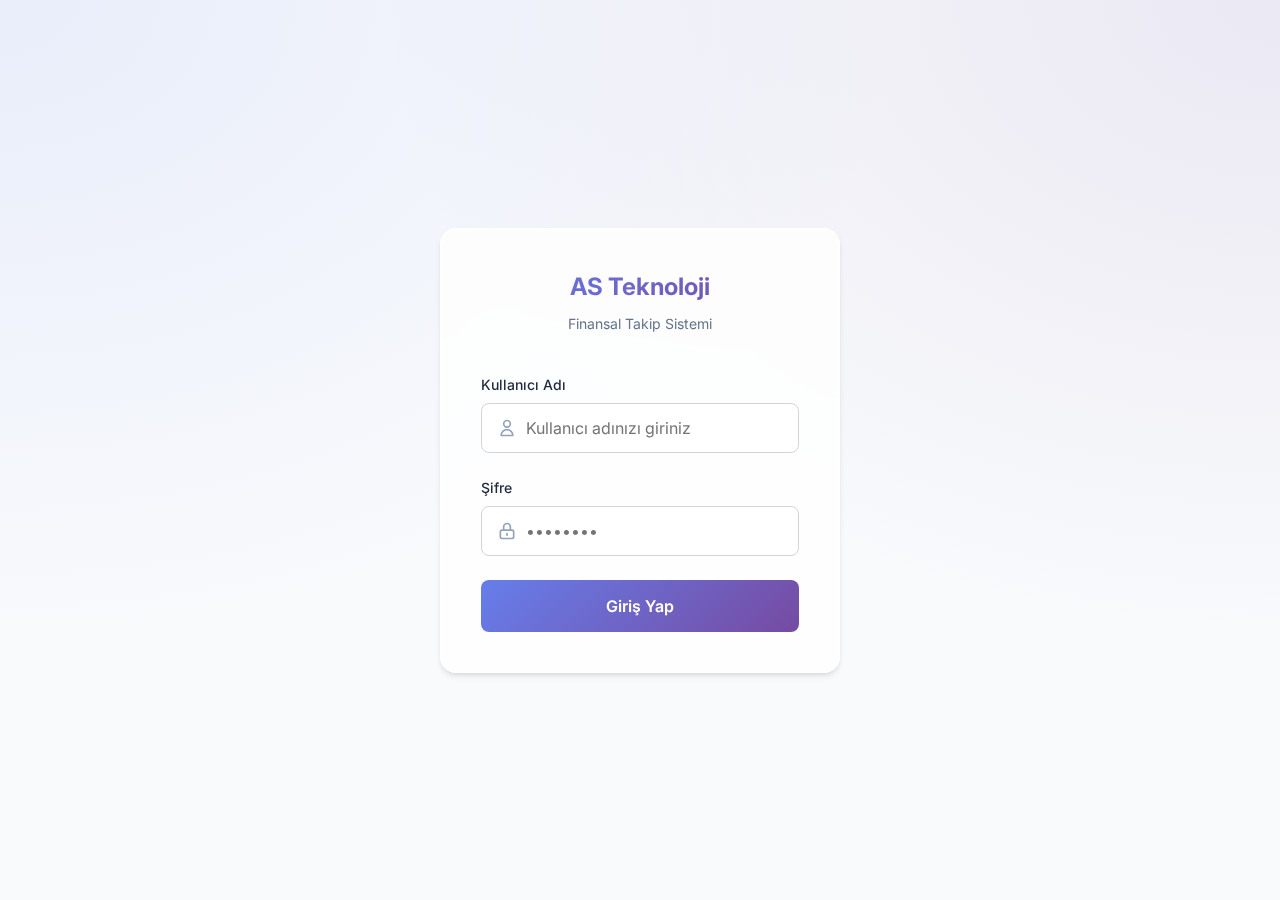
<file: as-teknoloji-takip/index.html>
<!DOCTYPE html>
<html lang="tr">
<head>
    <meta charset="UTF-8">
    <meta name="viewport" content="width=device-width, initial-scale=1.0">
    <title>Giriş - AS Teknoloji Finansal Takip</title>
    <link rel="stylesheet" href="css/reset.css">
    <link rel="stylesheet" href="css/variables.css">
    <link rel="stylesheet" href="css/auth.css">
    <link href="https://fonts.googleapis.com/css2?family=Inter:wght@400;500;600;700&display=swap" rel="stylesheet">
    <style>
        body { font-family: 'Inter', sans-serif; }
    </style>
</head>
<body>
    <div class="login-container">
        <div class="login-header">
            <!-- Optional: Insert Logo SVG here -->
            <h1>AS Teknoloji</h1>
            <p>Finansal Takip Sistemi</p>
        </div>
        
        <form id="loginForm">
            <div class="form-group">
                <label for="username">Kullanıcı Adı</label>
                <div class="input-wrapper">
                    <svg class="input-icon" fill="none" stroke="currentColor" viewBox="0 0 24 24">
                        <path stroke-linecap="round" stroke-linejoin="round" stroke-width="2" d="M16 7a4 4 0 11-8 0 4 4 0 018 0zM12 14a7 7 0 00-7 7h14a7 7 0 00-7-7z"></path>
                    </svg>
                    <input type="text" id="username" placeholder="Kullanıcı adınızı giriniz" autocomplete="username">
                </div>
            </div>
            
            <div class="form-group">
                <label for="password">Şifre</label>
                <div class="input-wrapper">
                    <svg class="input-icon" fill="none" stroke="currentColor" viewBox="0 0 24 24">
                        <path stroke-linecap="round" stroke-linejoin="round" stroke-width="2" d="M12 15v2m-6 4h12a2 2 0 002-2v-6a2 2 0 00-2-2H6a2 2 0 00-2 2v6a2 2 0 002 2zm10-10V7a4 4 0 00-8 0v4h8z"></path>
                    </svg>
                    <input type="password" id="password" placeholder="••••••••" autocomplete="current-password">
                </div>
            </div>

            <button type="submit" class="btn-primary">
                <span class="btn-text">Giriş Yap</span>
            </button>
            <div class="error-message" id="errorMessage"></div>
        </form>
    </div>

    <script type="module" src="js/auth.js"></script>
</body>
</html>
</file>
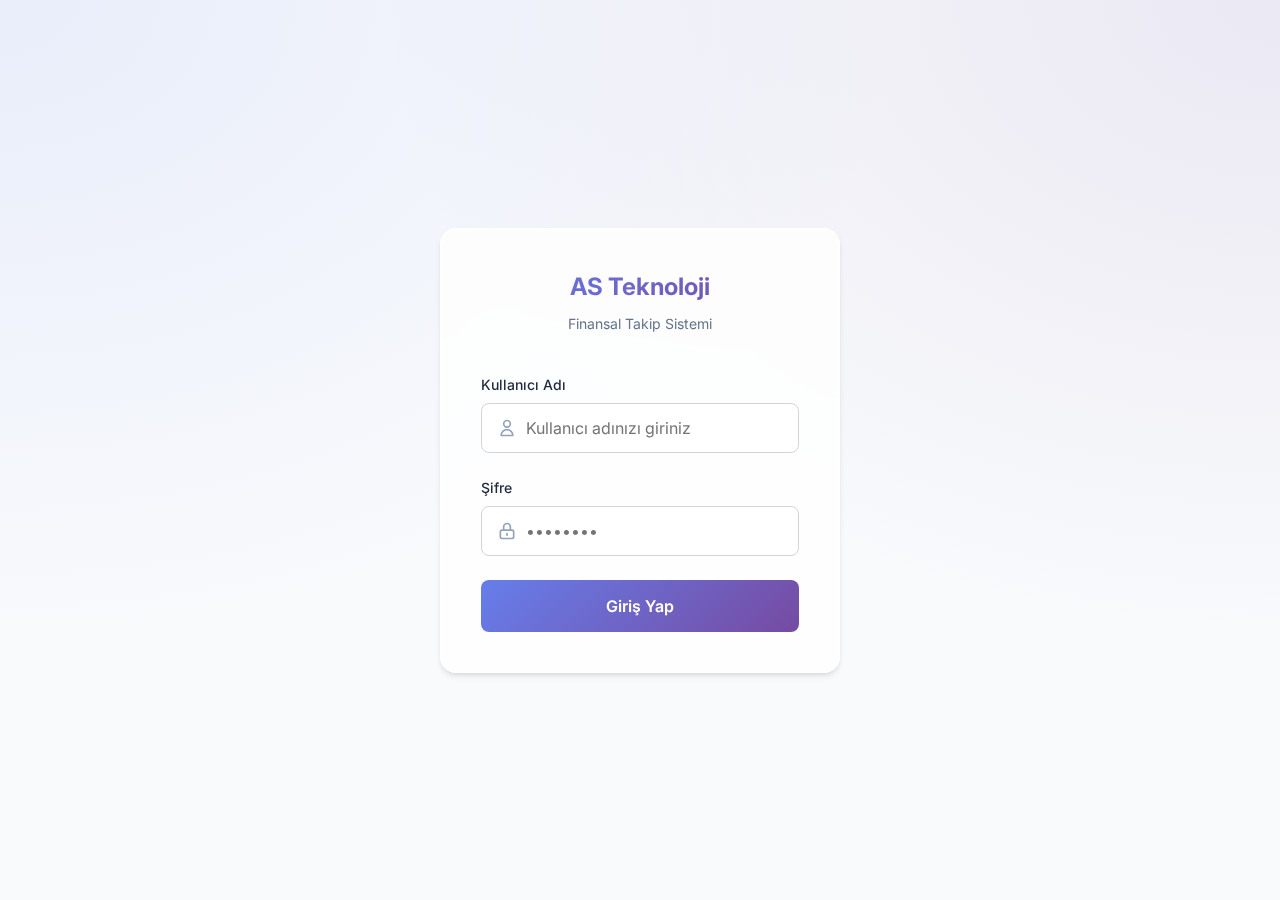
<file: as-teknoloji-takip/dashboard.html>
<!DOCTYPE html>
<html lang="tr">

<head>
    <meta charset="UTF-8">
    <meta name="viewport" content="width=device-width, initial-scale=1.0">
    <title>Dashboard - AS Teknoloji</title>
    <link rel="stylesheet" href="css/reset.css">
    <link rel="stylesheet" href="css/variables.css">
    <link rel="stylesheet" href="css/components.css">
    <link rel="stylesheet" href="css/dashboard.css">
    <link rel="stylesheet" href="css/responsive.css">
    <link
        href="https://fonts.googleapis.com/css2?family=Inter:wght@400;500;600;700&family=JetBrains+Mono:wght@400;500&display=swap"
        rel="stylesheet">
</head>

<body>
    <div class="dashboard-container">
        <!-- Header -->
        <header class="dashboard-header">
            <div class="header-left">
                <div class="logo">
                    <svg width="24" height="24" viewBox="0 0 24 24" fill="none" stroke="currentColor" stroke-width="2">
                        <path d="M12 2L2 7l10 5 10-5-10-5zM2 17l10 5 10-5M2 12l10 5 10-5" />
                    </svg>
                    <span>AS Teknoloji</span>
                </div>
                <nav class="breadcrumb">
                    <span>Dashboard</span> / <span class="active">Ocak 2026</span>
                </nav>
            </div>

            <div class="header-center">
                <div class="currency-ticker">
                    <div class="ticker-item">
                        <span class="currency-label">USD</span>
                        <span class="currency-value currency-value-usd">...</span>
                    </div>
                    <div class="ticker-item">
                        <span class="currency-label">EUR</span>
                        <span class="currency-value currency-value-eur">...</span>
                    </div>
                    <div class="ticker-item">
                        <span class="currency-label">GBP</span>
                        <span class="currency-value currency-value-gbp">...</span>
                    </div>
                </div>
            </div>

            <div class="header-right">
                <button class="theme-toggle" title="Tema Değiştir">
                    <svg width="20" height="20" fill="none" stroke="currentColor" viewBox="0 0 24 24">
                        <path stroke-linecap="round" stroke-linejoin="round" stroke-width="2"
                            d="M20.354 15.354A9 9 0 018.646 3.646 9.003 9.003 0 0012 21a9.003 9.003 0 008.354-5.646z">
                        </path>
                    </svg>
                </button>
                <button class="btn-secondary" id="logoutBtn">Çıkış</button>
            </div>
        </header>

        <!-- Stats Grid -->
        <div class="stats-grid">
            <div class="stat-card">
                <div class="stat-icon error">
                    <svg width="24" height="24" fill="none" stroke="currentColor" viewBox="0 0 24 24">
                        <path stroke-linecap="round" stroke-linejoin="round" stroke-width="2"
                            d="M12 8c-1.657 0-3 .895-3 2s1.343 2 3 2 3 .895 3 2-1.343 2-3 2m0-8c1.11 0 2.08.402 2.599 1M12 8V7m0 1v8m0 0v1m0-1c-1.11 0-2.08-.402-2.599-1M21 12a9 9 0 11-18 0 9 9 0 0118 0z">
                        </path>
                    </svg>
                </div>
                <div class="stat-content">
                    <p class="stat-label">Toplam Borç (EUR)</p>
                    <h3 class="stat-value stat-value-total">...</h3>
                </div>
            </div>

            <div class="stat-card">
                <div class="stat-icon success">
                    <svg width="24" height="24" fill="none" stroke="currentColor" viewBox="0 0 24 24">
                        <path stroke-linecap="round" stroke-linejoin="round" stroke-width="2"
                            d="M9 12l2 2 4-4m6 2a9 9 0 11-18 0 9 9 0 0118 0z"></path>
                    </svg>
                </div>
                <div class="stat-content">
                    <p class="stat-label">Ödenen (EUR)</p>
                    <h3 class="stat-value stat-value-paid">...</h3>
                </div>
            </div>

            <div class="stat-card">
                <div class="stat-icon warning">
                    <svg width="24" height="24" fill="none" stroke="currentColor" viewBox="0 0 24 24">
                        <path stroke-linecap="round" stroke-linejoin="round" stroke-width="2"
                            d="M12 8v4l3 3m6-3a9 9 0 11-18 0 9 9 0 0118 0z"></path>
                    </svg>
                </div>
                <div class="stat-content">
                    <p class="stat-label">Kalan Borç (EUR)</p>
                    <h3 class="stat-value stat-value-remaining">...</h3>
                </div>
            </div>

            <div class="stat-card">
                <div class="stat-icon info">
                    <svg width="24" height="24" fill="none" stroke="currentColor" viewBox="0 0 24 24">
                        <path stroke-linecap="round" stroke-linejoin="round" stroke-width="2"
                            d="M9 12h6m-6 4h6m2 5H7a2 2 0 01-2-2V5a2 2 0 012-2h5.586a1 1 0 01.707.293l5.414 5.414a1 1 0 01.293.707V19a2 2 0 01-2 2z">
                        </path>
                    </svg>
                </div>
                <div class="stat-content">
                    <p class="stat-label">Faturasız İşlem</p>
                    <h3 class="stat-value stat-value-noinvoice">0</h3>
                </div>
            </div>
        </div>

        <!-- Table -->
        <div class="table-container">
            <div class="table-header">
                <h2>Ödeme Kalemleri</h2>
                <div class="table-actions">
                    <div class="search-box">
                        <svg width="20" height="20" fill="none" stroke="currentColor" viewBox="0 0 24 24">
                            <path stroke-linecap="round" stroke-linejoin="round" stroke-width="2"
                                d="M21 21l-6-6m2-5a7 7 0 11-14 0 7 7 0 0114 0z"></path>
                        </svg>
                        <input type="text" id="searchInput" placeholder="Ara...">
                    </div>
                    <div class="filter-group">
                        <select class="project-filter" id="projectFilter">
                            <option value="">Tüm Projeler</option>
                            <option value="GZ">GZ</option>
                            <option value="CASINO">Casino</option>
                            <option value="ETKINLIK MEYDANI">Etkinlik Meydanı</option>
                            <option value="CNN">CNN</option>
                        </select>
                        <select class="currency-filter" id="currencyFilter">
                            <option value="">Tüm Para Birimleri</option>
                            <option value="TL">TL</option>
                            <option value="USD">USD</option>
                            <option value="EUR">EUR</option>
                            <option value="GBP">GBP</option>
                        </select>
                        <button class="btn-secondary" id="exportCsvBtn">Excel</button>
                        <button class="btn-secondary" id="exportBtn">PDF</button>
                        <button class="btn-primary" id="addPaymentBtn">+ Yeni Ödeme</button>
                    </div>
                </div>
            </div>

            <div style="overflow-x: auto;">
                <table class="payments-table">
                    <thead>
                        <tr>
                            <th>Sıra</th>
                            <th>Ödeme Kalemi</th>
                            <th>Firma</th>
                            <th>İşin Nevi</th>
                            <th>Proje</th>
                            <th>Para</th>
                            <th>Önceki</th>
                            <th>Bu Ay</th>
                            <th>Toplam</th>
                            <th>Ödenen</th>
                            <th>Kalan</th>
                            <th>Durum</th>
                            <th>İşlemler</th>
                        </tr>
                    </thead>
                    <tbody id="payments-tbody">
                        <!-- Content -->
                    </tbody>
                </table>
            </div>
        </div>
    </div>

    <!-- Modal -->
    <div class="modal-overlay" id="paymentModal">
        <div class="modal-container">
            <div class="modal-header">
                <h2 id="modalTitle">Yeni Ödeme Ekle</h2>
                <button class="btn-icon modal-close">✕</button>
            </div>
            <form id="paymentForm">
                <input type="hidden" id="paymentId">
                <div class="modal-body">
                    <div class="form-group">
                        <label>Ödeme Kalemi</label>
                        <input type="text" name="itemName" required>
                    </div>
                    <div class="form-group">
                        <label>Firma Adı</label>
                        <input type="text" name="companyName" required>
                    </div>
                    <div class="filter-group" style="margin-bottom: 1rem;">
                        <div style="flex:1">
                            <label>İşin Nevi</label>
                            <select name="serviceType">
                                <option>Taşeron</option>
                                <option>Malzeme Tedarik</option>
                                <option>Nakliye</option>
                                <option>Resmi Kurum Harçları</option>
                                <option>Diğer</option>
                            </select>
                        </div>
                        <div style="flex:1">
                            <label>Proje</label>
                            <select name="projectName">
                                <option value="GZ">GZ</option>
                                <option value="CASINO">Casino</option>
                                <option value="ETKINLIK MEYDANI">Etkinlik Meydanı</option>
                                <option value="CNN">CNN</option>
                            </select>
                        </div>
                    </div>
                    <div class="filter-group" style="margin-bottom: 1rem;">
                        <div style="flex:1">
                            <label>Para Birimi</label>
                            <select name="currency">
                                <option value="TL">TL</option>
                                <option value="USD">USD</option>
                                <option value="EUR">EUR</option>
                                <option value="GBP">GBP</option>
                            </select>
                        </div>
                        <div style="flex:1">
                            <label>Fatura Durumu</label>
                            <select name="invoiceStatus">
                                <option value="FATURALI">Faturalı</option>
                                <option value="FATURASIZ">Faturasız</option>
                            </select>
                        </div>
                    </div>

                    <h3>Tutarlar</h3>
                    <div class="filter-group">
                        <div style="flex:1"><label>Önceki Borç</label><input type="number" step="0.01"
                                name="previousDebt" value="0"></div>
                        <div style="flex:1"><label>Bu Ay</label><input type="number" step="0.01" name="currentDebt"
                                value="0"></div>
                    </div>
                    <div class="filter-group" style="margin-top: 0.5rem">
                        <div style="flex:1"><label>Ödenen</label><input type="number" step="0.01" name="paid" value="0">
                        </div>
                    </div>
                </div>
                <div class="modal-footer">
                    <button type="button" class="btn-secondary modal-close">İptal</button>
                    <button type="submit" class="btn-primary">Kaydet</button>
                </div>
            </form>
        </div>
    </div>

    <script type="module" src="js/dashboard.js"></script>
</body>

</html>
</file>
<file: as-teknoloji-takip/css/variables.css>
:root {
  /* Primary Colors - Modern Fintech Gradient */
  --primary-start: #667eea;
  --primary-end: #764ba2;
  --primary-gradient: linear-gradient(135deg, var(--primary-start), var(--primary-end));
  
  /* Accent Colors */
  --accent-green: #10b981;
  --accent-red: #ef4444;
  --accent-blue: #3b82f6;
  --accent-orange: #f59e0b;
  
  /* Neutral Colors */
  --neutral-50: #fafafa;
  --neutral-100: #f5f5f5;
  --neutral-200: #e5e5e5;
  --neutral-300: #d4d4d4;
  --neutral-400: #a3a3a3;
  --neutral-500: #737373;
  --neutral-600: #525252;
  --neutral-700: #404040;
  --neutral-800: #262626;
  --neutral-900: #171717;
  
  /* Semantic Colors */
  --success: #10b981;
  --warning: #f59e0b;
  --error: #ef4444;
  --info: #3b82f6;
  
  /* Background */
  --bg-primary: #ffffff;
  --bg-secondary: #f8fafc;
  --bg-tertiary: #f1f5f9;
  
  /* Text Colors */
  --text-primary: #1e293b;
  --text-secondary: #64748b;
  --text-tertiary: #94a3b8;
  
  /* Shadows */
  --shadow-sm: 0 1px 2px 0 rgba(0, 0, 0, 0.05);
  --shadow-md: 0 4px 6px -1px rgba(0, 0, 0, 0.1);
  --shadow-lg: 0 10px 15px -3px rgba(0, 0, 0, 0.1);
  --shadow-xl: 0 20px 25px -5px rgba(0, 0, 0, 0.1);
  
  /* Border Radius */
  --radius-sm: 0.375rem;
  --radius-md: 0.5rem;
  --radius-lg: 0.75rem;
  --radius-xl: 1rem;
  --radius-2xl: 1.5rem;
  
  /* Spacing */
  --spacing-xs: 0.25rem;
  --spacing-sm: 0.5rem;
  --spacing-md: 1rem;
  --spacing-lg: 1.5rem;
  --spacing-xl: 2rem;
  --spacing-2xl: 3rem;
  
  /* Typography */
  --font-sans: -apple-system, BlinkMacSystemFont, 'Segoe UI', 'Roboto', 'Oxygen', 'Ubuntu', sans-serif;
  --font-mono: 'SF Mono', Monaco, 'Cascadia Code', monospace;
  
  /* Transitions */
  --transition-fast: 150ms cubic-bezier(0.4, 0, 0.2, 1);
  --transition-base: 200ms cubic-bezier(0.4, 0, 0.2, 1);
  --transition-slow: 300ms cubic-bezier(0.4, 0, 0.2, 1);
}

/* Dark Mode */
[data-theme="dark"] {
  --bg-primary: #0f172a;
  --bg-secondary: #1e293b;
  --bg-tertiary: #334155;
  --text-primary: #f1f5f9;
  --text-secondary: #cbd5e1;
  --text-tertiary: #94a3b8;
  --shadow-sm: 0 1px 2px 0 rgba(0, 0, 0, 0.3);
  --shadow-md: 0 4px 6px -1px rgba(0, 0, 0, 0.4);
}
</file>
<file: as-teknoloji-takip/css/auth.css>
/* auth.css */
body {
    display: flex;
    justify-content: center;
    align-items: center;
    min-height: 100vh;
    background: var(--bg-secondary);
    background-image:
        radial-gradient(at 0% 0%, rgba(102, 126, 234, 0.1) 0px, transparent 50%),
        radial-gradient(at 100% 0%, rgba(118, 75, 162, 0.1) 0px, transparent 50%);
}

.login-container {
    width: 100%;
    max-width: 400px;
    padding: 2.5rem;
    background: rgba(255, 255, 255, 0.8);
    backdrop-filter: blur(12px);
    -webkit-backdrop-filter: blur(12px);
    border-radius: var(--radius-xl);
    box-shadow:
        0 4px 6px -1px rgba(0, 0, 0, 0.1),
        0 2px 4px -1px rgba(0, 0, 0, 0.06),
        0 0 0 1px rgba(255, 255, 255, 0.5) inset;
    border: 1px solid rgba(255, 255, 255, 0.5);
    animation: fadeIn 0.5s ease-out;
}

[data-theme="dark"] .login-container {
    background: rgba(30, 41, 59, 0.7);
    border-color: rgba(255, 255, 255, 0.1);
    box-shadow: 0 4px 6px -1px rgba(0, 0, 0, 0.3);
}

.login-header {
    text-align: center;
    margin-bottom: 2.5rem;
}

.login-header h1 {
    font-size: 1.5rem;
    font-weight: 700;
    margin-bottom: 0.5rem;
    background: var(--primary-gradient);
    -webkit-background-clip: text;
    -webkit-text-fill-color: transparent;
    background-clip: text;
}

.login-header p {
    color: var(--text-secondary);
    font-size: 0.875rem;
}

.form-group {
    margin-bottom: 1.5rem;
}

.form-group label {
    display: block;
    margin-bottom: 0.5rem;
    font-weight: 500;
    color: var(--text-primary);
    font-size: 0.875rem;
}

.input-wrapper {
    position: relative;
    display: flex;
    align-items: center;
}

.input-wrapper input {
    width: 100%;
    padding: 0.75rem 1rem 0.75rem 2.75rem;
    border: 1px solid var(--neutral-300);
    border-radius: var(--radius-md);
    background: var(--bg-primary);
    color: var(--text-primary);
    transition: all var(--transition-fast);
}

.input-wrapper input:focus {
    border-color: var(--accent-blue);
    box-shadow: 0 0 0 3px rgba(59, 130, 246, 0.1);
}

.input-icon {
    position: absolute;
    left: 1rem;
    color: var(--text-tertiary);
    width: 1.25rem;
    height: 1.25rem;
}

.btn-primary {
    width: 100%;
    padding: 0.875rem;
    background: var(--primary-gradient);
    color: white;
    border-radius: var(--radius-md);
    font-weight: 600;
    transition: opacity var(--transition-fast);
    position: relative;
    overflow: hidden;
}

.btn-primary:hover {
    opacity: 0.9;
}

.btn-primary:active {
    transform: scale(0.98);
}

.error-message {
    color: var(--error);
    font-size: 0.875rem;
    margin-top: 1rem;
    text-align: center;
    display: none;
    animation: shake 0.4s ease-in-out;
}

.error-message.show {
    display: block;
}

@keyframes fadeIn {
    from {
        opacity: 0;
        transform: translateY(10px);
    }

    to {
        opacity: 1;
        transform: translateY(0);
    }
}

@keyframes shake {

    0%,
    100% {
        transform: translateX(0);
    }

    25% {
        transform: translateX(-4px);
    }

    75% {
        transform: translateX(4px);
    }
}
</file>
<file: as-teknoloji-takip/css/components.css>
/* components.css */

/* Buttons */
.btn-primary {
    background: var(--primary-gradient);
    color: white;
    padding: 0.5rem 1rem;
    border-radius: var(--radius-md);
    font-weight: 500;
}

.btn-secondary {
    background: white;
    border: 1px solid var(--neutral-300);
    color: var(--text-primary);
    padding: 0.5rem 1rem;
    border-radius: var(--radius-md);
    font-weight: 500;
}

.btn-secondary:hover {
    background: var(--neutral-50);
}

.btn-icon {
    padding: 0.5rem;
    color: var(--text-secondary);
    border-radius: var(--radius-md);
}

.btn-icon:hover {
    background: var(--bg-tertiary);
    color: var(--primary-start);
}

/* Inputs */
input[type="text"],
input[type="number"],
select {
    width: 100%;
    padding: 0.5rem;
    border: 1px solid var(--neutral-300);
    border-radius: var(--radius-md);
    background: var(--bg-primary);
    color: var(--text-primary);
}

.search-box {
    position: relative;
    max-width: 300px;
}

.search-box input {
    padding-left: 2.5rem;
}

.search-box svg {
    position: absolute;
    left: 0.75rem;
    top: 50%;
    transform: translateY(-50%);
    color: var(--text-tertiary);
    width: 1rem;
    height: 1rem;
}

.filter-group {
    display: flex;
    gap: 0.5rem;
}

/* Notifications/Toasts */
.toast {
    position: fixed;
    bottom: 20px;
    right: 20px;
    background: white;
    padding: 1rem;
    border-radius: var(--radius-md);
    box-shadow: var(--shadow-lg);
    display: flex;
    align-items: center;
    gap: 1rem;
    transform: translateY(100px);
    transition: transform 0.3s ease;
    z-index: 2000;
}

.toast.show {
    transform: translateY(0);
}

.toast-info {
    border-left: 4px solid var(--info);
}

.toast-success {
    border-left: 4px solid var(--success);
}

.toast-error {
    border-left: 4px solid var(--error);
}

.file-upload {
    border: 2px dashed var(--neutral-300);
    border-radius: var(--radius-md);
    padding: 2rem;
    text-align: center;
    cursor: pointer;
    transition: border-color 0.2s;
}

.file-upload:hover {
    border-color: var(--primary-start);
}

.file-upload input {
    display: none;
}
</file>
<file: as-teknoloji-takip/css/dashboard.css>
/* dashboard.css */

/* Layout */
.dashboard-container {
    max-width: 1440px;
    margin: 0 auto;
    padding: var(--spacing-md);
}

.dashboard-header {
    display: flex;
    justify-content: space-between;
    align-items: center;
    padding: var(--spacing-md) var(--spacing-lg);
    background: var(--bg-primary);
    border-radius: var(--radius-lg);
    box-shadow: var(--shadow-sm);
    margin-bottom: var(--spacing-lg);
}

.header-left .logo {
    display: flex;
    align-items: center;
    gap: var(--spacing-sm);
    font-weight: 700;
    font-size: 1.25rem;
    color: var(--text-primary);
}

.header-left .breadcrumb {
    color: var(--text-secondary);
    font-size: 0.875rem;
    margin-top: 0.25rem;
}

.currency-ticker {
    display: flex;
    gap: var(--spacing-lg);
    background: var(--bg-secondary);
    padding: var(--spacing-sm) var(--spacing-lg);
    border-radius: var(--radius-xl);
}

.ticker-item {
    display: flex;
    flex-direction: column;
    align-items: center;
}

.ticker-item .currency-label {
    font-size: 0.75rem;
    color: var(--text-secondary);
    font-weight: 600;
}

.ticker-item .currency-value {
    font-family: var(--font-mono);
    font-weight: 600;
    color: var(--text-primary);
}

.header-right {
    display: flex;
    align-items: center;
    gap: var(--spacing-md);
}

/* Stats Grid */
.stats-grid {
    display: grid;
    grid-template-columns: repeat(4, 1fr);
    gap: var(--spacing-lg);
    margin-bottom: var(--spacing-xl);
}

.stat-card {
    background: var(--bg-primary);
    padding: var(--spacing-lg);
    border-radius: var(--radius-lg);
    box-shadow: var(--shadow-md);
    display: flex;
    align-items: flex-start;
    gap: var(--spacing-md);
    transition: all var(--transition-base);
}

.stat-card:hover {
    transform: translateY(-4px);
    box-shadow: var(--shadow-xl);
}

.stat-icon {
    width: 48px;
    height: 48px;
    border-radius: var(--radius-lg);
    display: flex;
    align-items: center;
    justify-content: center;
}

.stat-icon.success {
    background: rgba(16, 185, 129, 0.1);
    color: var(--success);
}

.stat-icon.warning {
    background: rgba(245, 158, 11, 0.1);
    color: var(--warning);
}

.stat-icon.error {
    background: rgba(239, 68, 68, 0.1);
    color: var(--error);
}

.stat-icon.info {
    background: rgba(59, 130, 246, 0.1);
    color: var(--info);
}

.stat-content h3 {
    font-size: 1.5rem;
    font-weight: 700;
    color: var(--text-primary);
    margin: 0.25rem 0;
}

.stat-label {
    color: var(--text-secondary);
    font-size: 0.875rem;
}

/* Table Section */
.table-container {
    background: var(--bg-primary);
    border-radius: var(--radius-lg);
    box-shadow: var(--shadow-md);
    overflow: hidden;
}

.table-header {
    padding: var(--spacing-lg);
    border-bottom: 1px solid var(--neutral-200);
    display: flex;
    justify-content: space-between;
    align-items: center;
}

.table-actions {
    display: flex;
    gap: var(--spacing-md);
}

.payments-table {
    width: 100%;
    border-collapse: collapse;
}

.payments-table th,
.payments-table td {
    padding: 1rem;
    text-align: left;
    border-bottom: 1px solid var(--neutral-200);
}

.payments-table th {
    background: var(--bg-secondary);
    font-weight: 600;
    color: var(--text-secondary);
    font-size: 0.75rem;
    text-transform: uppercase;
    letter-spacing: 0.05em;
}

.table-row {
    transition: background-color var(--transition-fast);
}

.table-row:hover {
    background-color: var(--bg-secondary);
}

.cell-content strong {
    display: block;
    color: var(--text-primary);
}

.table-pagination {
    padding: 1rem;
    display: flex;
    justify-content: space-between;
    align-items: center;
    border-top: 1px solid var(--neutral-200);
}

/* Modal */
.modal-overlay {
    position: fixed;
    top: 0;
    left: 0;
    right: 0;
    bottom: 0;
    background: rgba(0, 0, 0, 0.5);
    display: flex;
    justify-content: center;
    align-items: center;
    z-index: 1000;
    opacity: 0;
    pointer-events: none;
    transition: opacity var(--transition-base);
}

.modal-overlay.active {
    opacity: 1;
    pointer-events: auto;
}

.modal-container {
    background: var(--bg-primary);
    width: 100%;
    max-width: 600px;
    border-radius: var(--radius-lg);
    box-shadow: var(--shadow-xl);
    transform: translateY(20px);
    transition: transform var(--transition-base);
}

.modal-overlay.active .modal-container {
    transform: translateY(0);
}

.modal-header {
    padding: var(--spacing-lg);
    border-bottom: 1px solid var(--neutral-200);
    display: flex;
    justify-content: space-between;
    align-items: center;
}

.modal-body {
    padding: var(--spacing-lg);
    max-height: 70vh;
    overflow-y: auto;
}

.modal-footer {
    padding: var(--spacing-lg);
    border-top: 1px solid var(--neutral-200);
    display: flex;
    justify-content: flex-end;
    gap: var(--spacing-md);
}

/* Utilities */
.text-success {
    color: var(--success);
}

.text-error {
    color: var(--error);
}

.text-neutral {
    color: var(--text-secondary);
}

.badge {
    padding: 0.25rem 0.5rem;
    border-radius: var(--radius-sm);
    font-size: 0.75rem;
    font-weight: 600;
}

.badge-success {
    background: rgba(16, 185, 129, 0.1);
    color: var(--success);
}

.badge-warning {
    background: rgba(245, 158, 11, 0.1);
    color: var(--warning);
}

.badge-info {
    background: rgba(59, 130, 246, 0.1);
    color: var(--info);
}

.badge-neutral {
    background: var(--neutral-200);
    color: var(--text-secondary);
}
</file>
<file: as-teknoloji-takip/css/responsive.css>
/* responsive.css */

/* Desktop First Approach */
@media (max-width: 1280px) {
    .stats-grid {
        grid-template-columns: repeat(2, 1fr);
    }
}

@media (max-width: 1024px) {
    .dashboard-header {
        flex-wrap: wrap;
    }

    .header-center {
        order: 3;
        width: 100%;
        margin-top: 1rem;
    }

    .table-container {
        overflow-x: auto;
    }

    .payments-table {
        min-width: 1200px;
    }
}

@media (max-width: 768px) {
    .stats-grid {
        grid-template-columns: 1fr;
    }

    .table-header {
        flex-direction: column;
        gap: 1rem;
        align-items: flex-start;
    }

    .table-actions {
        flex-direction: column;
        width: 100%;
    }

    .filter-group {
        flex-direction: column;
        width: 100%;
    }

    .filter-group select,
    .filter-group button {
        width: 100%;
    }

    .modal-container {
        width: 95%;
        margin: 1rem;
    }

    .form-row {
        flex-direction: column;
    }
}

@media (max-width: 640px) {
    .dashboard-header {
        padding: 0.75rem;
    }

    .header-left .logo span {
        display: none;
    }

    .breadcrumb {
        font-size: 0.875rem;
    }

    .stat-card {
        padding: 1rem;
    }

    .table-header h2 {
        font-size: 1.25rem;
    }
}

/* Print Styles */
@media print {

    .dashboard-header,
    .table-actions,
    .action-buttons,
    .modal-overlay {
        display: none !important;
    }

    .table-container {
        box-shadow: none;
    }

    .payments-table {
        font-size: 10pt;
    }
}
</file>
